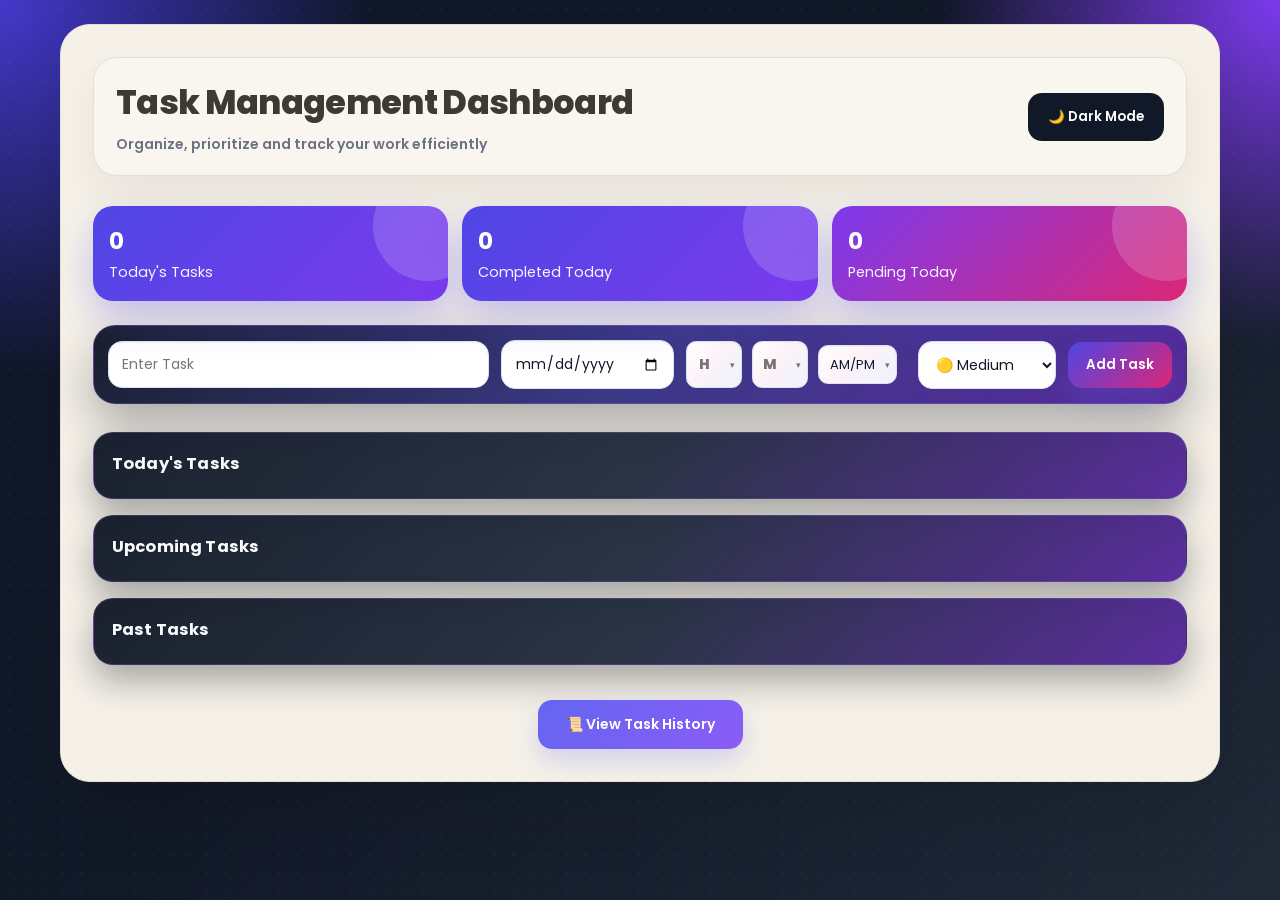
<file: index.html>
<!DOCTYPE html>
<html lang="en">
<head>
    <meta charset="UTF-8">
    <meta name="viewport" content="width=device-width, initial-scale=1.0">
    <title>Task Management Dashboard</title>

    <link rel="stylesheet" href="style.css">

    <link href="https://fonts.googleapis.com/css2?family=Inter:wght@400;500;600;700;800&family=Poppins:wght@500;600;700;800&display=swap" rel="stylesheet">
</head>
<body>

<div class="container">

    <div class="dashboard-header">

        <div>
            <h1>Task Management Dashboard</h1>

            <p class="dashboard-subtitle">
                Organize, prioritize and track your work efficiently
            </p>
        </div>

        <button id="themeToggle" class="theme-btn">
            🌙 Dark Mode
        </button>

    </div>

    <div class="stats">

        <div class="card">
            <h2 id="totalTasks">0</h2>
            <p>Today's Tasks</p>
        </div>

        <div class="card">
            <h2 id="completedTasks">0</h2>
            <p>Completed Today</p>
        </div>

        <div class="card">
            <h2 id="pendingTasks">0</h2>
            <p>Pending Today</p>
        </div>

    </div>

    <div class="input-group">

        <input
            type="text"
            id="taskInput"
            placeholder="Enter Task"
        >

        <input
            type="date"
            id="taskDate"
            min=""
        >

        <div class="time-group">
            <div class="time-box time-input-box">
                <input
                    type="text"
                    id="taskHour"
                    placeholder="H"
                    inputmode="numeric"
                    maxlength="2"
                    pattern="[0-9]{1,2}"
                    list="taskHourOptions"
                    oninput="this.value = this.value.replace(/[^0-9]/g, '')"
                >
                <datalist id="taskHourOptions">
                    <option value="1"></option>
                    <option value="2"></option>
                    <option value="3"></option>
                    <option value="4"></option>
                    <option value="5"></option>
                    <option value="6"></option>
                    <option value="7"></option>
                    <option value="8"></option>
                    <option value="9"></option>
                    <option value="10"></option>
                    <option value="11"></option>
                    <option value="12"></option>
                </datalist>
            </div>

            <div class="time-box time-input-box">
                <input
                    type="text"
                    id="taskMinute"
                    placeholder="M"
                    inputmode="numeric"
                    maxlength="2"
                    pattern="[0-9]{1,2}"
                    list="taskMinuteOptions"
                    oninput="this.value = this.value.replace(/[^0-9]/g, '')"
                >
                <datalist id="taskMinuteOptions">
                    <option value="1"></option>
                    <option value="2"></option>
                    <option value="3"></option>
                    <option value="4"></option>
                    <option value="5"></option>
                    <option value="6"></option>
                    <option value="7"></option>
                    <option value="8"></option>
                    <option value="9"></option>
                    <option value="10"></option>
                    <option value="11"></option>
                    <option value="12"></option>
                    <option value="13"></option>
                    <option value="14"></option>
                    <option value="15"></option>
                    <option value="16"></option>
                    <option value="17"></option>
                    <option value="18"></option>
                    <option value="19"></option>
                    <option value="20"></option>
                    <option value="21"></option>
                    <option value="22"></option>
                    <option value="23"></option>
                    <option value="24"></option>
                    <option value="25"></option>
                    <option value="26"></option>
                    <option value="27"></option>
                    <option value="28"></option>
                    <option value="29"></option>
                    <option value="30"></option>
                    <option value="31"></option>
                    <option value="32"></option>
                    <option value="33"></option>
                    <option value="34"></option>
                    <option value="35"></option>
                    <option value="36"></option>
                    <option value="37"></option>
                    <option value="38"></option>
                    <option value="39"></option>
                    <option value="40"></option>
                    <option value="41"></option>
                    <option value="42"></option>
                    <option value="43"></option>
                    <option value="44"></option>
                    <option value="45"></option>
                    <option value="46"></option>
                    <option value="47"></option>
                    <option value="48"></option>
                    <option value="49"></option>
                    <option value="50"></option>
                    <option value="51"></option>
                    <option value="52"></option>
                    <option value="53"></option>
                    <option value="54"></option>
                    <option value="55"></option>
                    <option value="56"></option>
                    <option value="57"></option>
                    <option value="58"></option>
                    <option value="59"></option>
                </datalist>
            </div>

            <div class="time-box time-period-box">
                <select id="taskPeriod" class="time-select">
                    <option value="" selected>AM/PM</option>
                    <option value="AM">AM</option>
                    <option value="PM">PM</option>
                </select>
            </div>
        </div>

        <select id="taskPriority">
            <option value="High">🔴 High</option>
            <option value="Medium" selected>🟡 Medium</option>
            <option value="Low">🟢 Low</option>
        </select>

        <button onclick="addTask()">
            Add Task
        </button>

    </div>

    <div class="task-sections">

        <div class="section-card">
            <h2 class="section-title">Today's Tasks</h2>
            <ul id="todayTasks"></ul>
        </div>

        <div class="section-card">
            <h2 class="section-title">Upcoming Tasks</h2>
            <ul id="upcomingTasks"></ul>
        </div>

        <div class="section-card">
            <h2 class="section-title">Past Tasks</h2>
            <ul id="pastTasks"></ul>
        </div>

    </div>

    <div class="history-button-container">

        <button
            class="history-btn"
            onclick="window.location.href='history.html'"
        >
            📜 View Task History
        </button>

    </div>

    <div id="editModal" class="modal hidden">
        <div class="modal-content">
            <h3>Edit Task</h3>
            <form id="editTaskForm">
                <label for="editTaskInput">Task Name</label>
                <input type="text" id="editTaskInput" placeholder="Enter Task">

                <label for="editTaskDate">Date</label>
                <input type="date" id="editTaskDate">

                <label>Time</label>
                <div class="edit-time-group">
                    <div class="time-box time-input-box">
                        <input
                            type="text"
                            id="editTaskHour"
                            placeholder="H"
                            inputmode="numeric"
                            maxlength="2"
                            pattern="[0-9]{1,2}"
                            list="editTaskHourOptions"
                            oninput="this.value = this.value.replace(/[^0-9]/g, '')"
                        >
                        <datalist id="editTaskHourOptions">
                            <option value="1"></option>
                            <option value="2"></option>
                            <option value="3"></option>
                            <option value="4"></option>
                            <option value="5"></option>
                            <option value="6"></option>
                            <option value="7"></option>
                            <option value="8"></option>
                            <option value="9"></option>
                            <option value="10"></option>
                            <option value="11"></option>
                            <option value="12"></option>
                        </datalist>
                    </div>

                    <div class="time-box time-input-box">
                        <input
                            type="text"
                            id="editTaskMinute"
                            placeholder="M"
                            inputmode="numeric"
                            maxlength="2"
                            pattern="[0-9]{1,2}"
                            list="editTaskMinuteOptions"
                            oninput="this.value = this.value.replace(/[^0-9]/g, '')"
                        >
                        <datalist id="editTaskMinuteOptions">
                            <option value="1"></option>
                            <option value="2"></option>
                            <option value="3"></option>
                            <option value="4"></option>
                            <option value="5"></option>
                            <option value="6"></option>
                            <option value="7"></option>
                            <option value="8"></option>
                            <option value="9"></option>
                            <option value="10"></option>
                            <option value="11"></option>
                            <option value="12"></option>
                            <option value="13"></option>
                            <option value="14"></option>
                            <option value="15"></option>
                            <option value="16"></option>
                            <option value="17"></option>
                            <option value="18"></option>
                            <option value="19"></option>
                            <option value="20"></option>
                            <option value="21"></option>
                            <option value="22"></option>
                            <option value="23"></option>
                            <option value="24"></option>
                            <option value="25"></option>
                            <option value="26"></option>
                            <option value="27"></option>
                            <option value="28"></option>
                            <option value="29"></option>
                            <option value="30"></option>
                            <option value="31"></option>
                            <option value="32"></option>
                            <option value="33"></option>
                            <option value="34"></option>
                            <option value="35"></option>
                            <option value="36"></option>
                            <option value="37"></option>
                            <option value="38"></option>
                            <option value="39"></option>
                            <option value="40"></option>
                            <option value="41"></option>
                            <option value="42"></option>
                            <option value="43"></option>
                            <option value="44"></option>
                            <option value="45"></option>
                            <option value="46"></option>
                            <option value="47"></option>
                            <option value="48"></option>
                            <option value="49"></option>
                            <option value="50"></option>
                            <option value="51"></option>
                            <option value="52"></option>
                            <option value="53"></option>
                            <option value="54"></option>
                            <option value="55"></option>
                            <option value="56"></option>
                            <option value="57"></option>
                            <option value="58"></option>
                            <option value="59"></option>
                        </datalist>
                    </div>
                            
                    <div class="time-box time-period-box">
                        <select id="editTaskPeriod" class="time-select">
                            <option value="">AM/PM</option>
                            <option value="AM">AM</option>
                            <option value="PM">PM</option>
                        </select>
                    </div>
                </div>

                <label for="editTaskPriority">Priority</label>
                <select id="editTaskPriority">
                    <option value="High">🔴 High</option>
                    <option value="Medium">🟡 Medium</option>
                    <option value="Low">🟢 Low</option>
                </select>

                <div class="modal-actions">
                    <button type="button" class="cancel-btn" id="cancelEditBtn">Cancel</button>
                    <button type="submit" class="save-btn" id="saveEditBtn">Save</button>
                </div>
            </form>
        </div>
    </div>

</div>

<script src="script.js"></script>

</body>
</html>
</file>
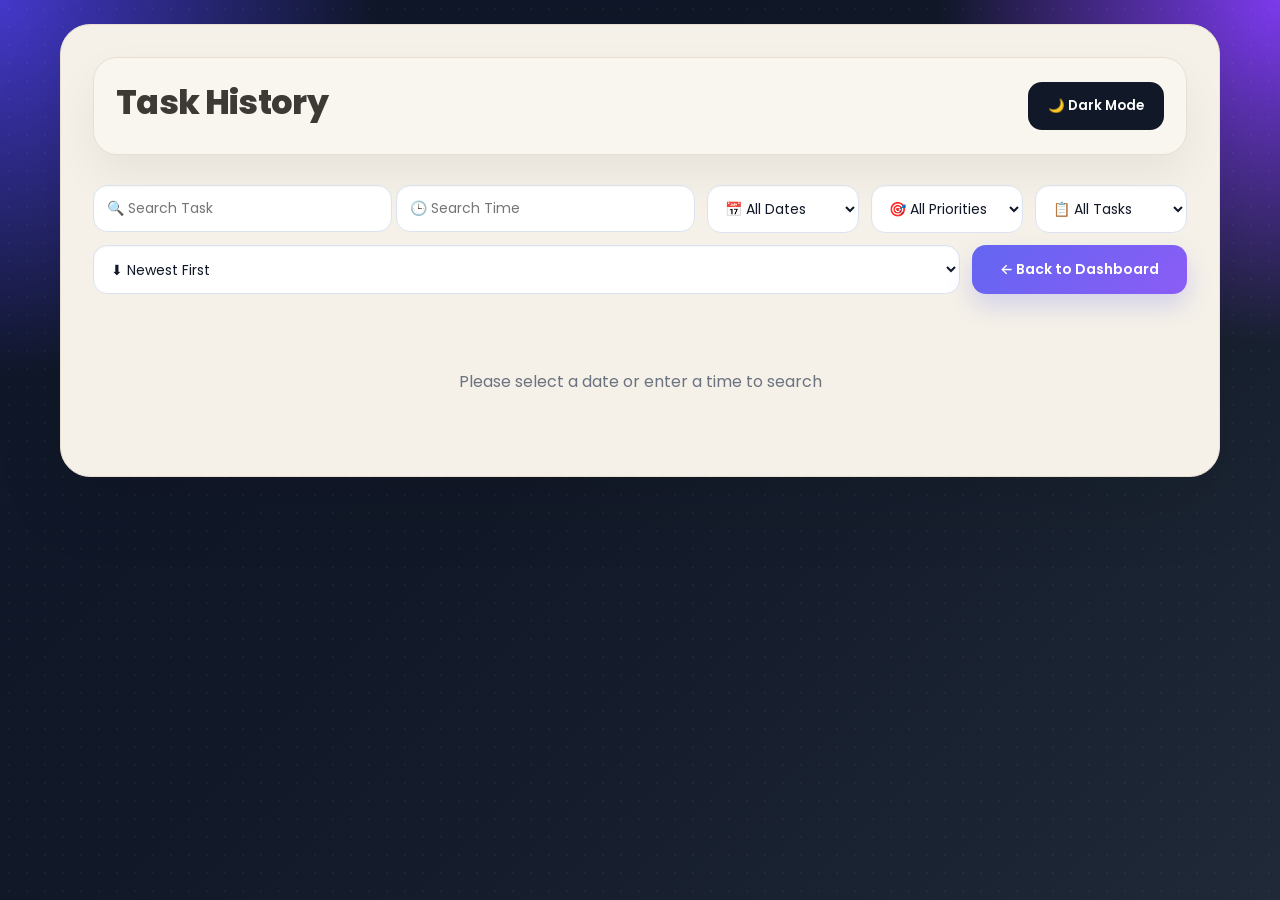
<file: history.html>
<!DOCTYPE html>
<html lang="en">
<head>
    <meta charset="UTF-8">
    <meta name="viewport" content="width=device-width, initial-scale=1.0">
    <title>Task History</title>

    <link rel="stylesheet" href="style.css">

    <link href="https://fonts.googleapis.com/css2?family=Inter:wght@400;500;600;700;800&display=swap" rel="stylesheet">
</head>
<body>

<div class="container">

    <div class="dashboard-header">

        <div>
            <h1>Task History</h1>
            <p class="dashboard-subtitle">
            </p>
        </div>

        <button id="themeToggle" class="theme-btn">
            🌙 Dark Mode
        </button>

    </div>

    <div class="history-controls">

        <div class="search-card">

    <input
        type="text"
        id="searchInput"
        placeholder="🔍 Search Task"
        onkeyup="renderHistory()"
    >

    <input
        type="text"
        id="timeSearch"
        placeholder="🕒 Search Time"
        onkeyup="renderHistory()"
    >

</div>

        <select
            id="dateFilter"
            onchange="toggleDatePicker(); renderHistory();"
        >
            <option value="all">📅 All Dates</option>
            <option value="today">Today</option>
            <option value="specific">Specific Date</option>
            <option value="3">Last 3 Days</option>
            <option value="7">Last 7 Days</option>
            <option value="30">Last 30 Days</option>
        </select>

        <input
            type="date"
            id="customDate"
            style="display:none;"
            onchange="renderHistory()"
        >

        <select
            id="priorityFilter"
            onchange="renderHistory()"
        >
            <option value="all">🎯 All Priorities</option>
            <option value="High">🔴 High</option>
            <option value="Medium">🟡 Medium</option>
            <option value="Low">🟢 Low</option>
        </select>

        <select
            id="statusFilter"
            onchange="renderHistory()"
        >
            <option value="all">📋 All Tasks</option>
            <option value="completed">✓ Completed</option>
            <option value="past">Past Tasks</option>
        </select>

        <select
            id="sortFilter"
            onchange="renderHistory()"
        >
            <option value="newest">⬇ Newest First</option>
            <option value="oldest">⬆ Oldest First</option>
            <option value="high">🔴 High Priority First</option>
            <option value="low">🟢 Low Priority First</option>
        </select>

        <button
            class="history-btn"
            onclick="window.location.href='index.html'"
        >
            ← Back to Dashboard
        </button>

    </div>

    <div id="historyContainer"></div>

</div>

<script src="history.js"></script>

</body>
</html>
</file>
<file: style.css>
@import url('https://fonts.googleapis.com/css2?family=Inter:wght@400;500;600;700;800&family=Poppins:wght@500;600;700;800&display=swap');

*{
    margin:0;
    padding:0;
    box-sizing:border-box;
    font-family:'Poppins','Inter',sans-serif;
}

:root{
    --primary:#4f46e5;
    --primary-dark:#4338ca;
    --accent:#7c3aed;
    --accent-2:#db2777;
    --success:#059669;
    --danger:#dc2626;
    --warning:#d97706;

    --text:#111827;
    --text-light:#6b7280;
    --muted:#94a3b8;

    --card:#ffffff;
    --border:#e5e7eb;
    --surface:#f8fafc;

    --shadow:0 22px 55px rgba(15,23,42,.16);
    --glass:rgba(255,255,255,.82);
}

body{
    min-height:100vh;
    padding:24px;
    background:
        radial-gradient(circle at top left,#4338ca 0%,transparent 24%),
        radial-gradient(circle at top right,#7c3aed 0%,transparent 22%),
        linear-gradient(135deg,#0f172a 0%,#111827 45%,#1f2937 100%);
    color:var(--text);
    transition:.3s ease;
}

body::before{
    content:"";
    position:fixed;
    inset:0;
    background-image:radial-gradient(rgba(255,255,255,.16) 1px, transparent 1px);
    background-size:18px 18px;
    opacity:.25;
    pointer-events:none;
}

.container{
    max-width:1160px;
    margin:auto;
    padding:32px;
    border-radius:30px;
    background:#f5f1e8;
    backdrop-filter:blur(18px);
    -webkit-backdrop-filter:blur(18px);
    border:1px solid #e8dfd2;
    box-shadow:0 30px 75px rgba(0,0,0,.08);
}

.dashboard-header{
    display:flex;
    justify-content:space-between;
    align-items:center;
    gap:16px;
    margin-bottom:24px;
    padding:20px 22px;
    border-radius:24px;
    background:#f9f6f0;
    border:1px solid #e8dfd2;
    box-shadow:0 20px 45px rgba(0,0,0,.06);
}

h1{
    font-size:2.1rem;
    font-weight:800;
    letter-spacing:-0.02em;
    margin-bottom:6px;
    color:#3d3a35;
}

.dashboard-subtitle{
    color:#6b6560;
    font-size:0.95rem;
    font-weight:600;
}

.section-title{
    margin:0 0 12px;
    color:#f8fafc;
    font-size:1.02rem;
    font-weight:700;
    letter-spacing:0.01em;
}

.task-sections{
    display:grid;
    gap:16px;
}

.section-card{
    background:linear-gradient(135deg, rgba(17,24,39,.96), rgba(30,41,59,.95), rgba(76,29,149,.92));
    border:1px solid rgba(167,139,250,.2);
    border-radius:20px;
    padding:18px 18px 10px;
    box-shadow:0 16px 34px rgba(2,6,23,.32);
}

/* STATS */

.stats{
    display:grid;
    grid-template-columns:repeat(3, minmax(0, 1fr));
    gap:14px;
    margin-bottom:24px;
}

.card{
    position:relative;
    overflow:hidden;
    background:linear-gradient(135deg,var(--primary),var(--accent));
    color:white;
    padding:18px 16px;
    border-radius:20px;
    text-align:left;
    box-shadow:0 18px 36px rgba(79,70,229,.28);
    transition:.3s ease;
}

.card:nth-child(2){background:linear-gradient(135deg,#4f46e5,#7c3aed);} 
.card:nth-child(3){background:linear-gradient(135deg,var(--accent),var(--accent-2));} 

.card::after{
    content:"";
    position:absolute;
    top:-35px;
    right:-35px;
    width:110px;
    height:110px;
    border-radius:50%;
    background:rgba(255,255,255,.16);
}

.card:hover{transform:translateY(-3px);}

.card h2{
    font-size:1.45rem;
    margin-bottom:4px;
}

.card p{font-size:.9rem;opacity:.95;}

/* INPUT AREA */

.input-group{
    display:grid;
    grid-template-columns:minmax(220px,2.2fr) minmax(140px,1fr) minmax(220px,1.2fr) minmax(120px,.8fr) auto;
    gap:12px;
    align-items:center;
    margin-bottom:28px;
    padding:14px;
    border-radius:22px;
    background:linear-gradient(135deg, rgba(17,24,39,.97), rgba(49,46,129,.95), rgba(76,29,149,.94));
    border:1px solid rgba(167,139,250,.24);
    box-shadow:0 22px 48px rgba(2,6,23,.3);
}

#taskInput,
#taskDate,
#taskPriority,
.time-group,
.input-group button{
    min-width:0;
}

.input-group input,
.input-group select:not(#taskPriority){
    width:100%;
}

#taskPriority{
    width:100%;
    min-width:120px;
}

/* INPUTS */

input,
select{
    padding:12px 13px;
    border:1px solid #dbe3f0;
    border-radius:14px;
    background:#ffffff;
    font-size:14px;
    transition:.25s ease;
    box-shadow:inset 0 1px 2px rgba(15,23,42,.04);
    color:#111827;
}

input:focus,
select:focus{
    outline:none;
    border-color:var(--primary);
    box-shadow:0 0 0 4px rgba(99,102,241,.15);
}

/* TIME GROUP */

.time-group{
    display:flex;
    gap:10px;
    align-items:center;
    justify-content:flex-start;
    flex-wrap:nowrap;
    width:100%;
    min-width:0;
}

.time-box{
    display:flex;
    align-items:center;
    justify-content:center;
    gap:3px;
    padding:3px 5px;
    border:1px solid #dbe3f0;
    border-radius:10px;
    background:linear-gradient(135deg, #ffffff 0%, #fdf2f8 45%, #eef2ff 100%);
    min-width:0;
    position:relative;
    box-shadow:inset 0 1px 2px rgba(15,23,42,0.04);
}

.time-box::after{
    content:"▾";
    position:absolute;
    right:6px;
    top:50%;
    transform:translateY(-50%);
    font-size:9px;
    color:#6b7280;
    pointer-events:none;
}

.time-input-box{
    min-width:56px;
    padding:4px 6px;
}

.time-input-box input{
    width:42px;
    min-width:42px;
    flex:0 0 auto;
    border:none;
    box-shadow:none;
    padding:8px 4px;
    text-align:center;
    font-size:14px;
    line-height:1;
    background:transparent;
    color:#0f172a;
    font-weight:800;
    text-shadow:0 0 0 transparent;
}

.time-period-box{
    min-width:66px;
}

.time-box .time-select{
    width:54px;
    min-width:54px;
    flex:0 0 auto;
    font-size:13px;
    padding:6px 14px 6px 4px;
    border:none;
    box-shadow:none;
    background:transparent;
    text-align:center;
    appearance:none;
    -webkit-appearance:none;
    -moz-appearance:none;
    background-image:none;
}

.time-period-box .time-select{
    width:48px;
    min-width:48px;
    padding:6px 16px 6px 6px;
}

.time-box .time-select option{
    text-align:center;
}

/* MODAL */

.modal{
    position: fixed;
    top: 0;
    left: 0;
    width: 100vw;
    height: 100vh;

    display: flex;
    justify-content: center;
    align-items: flex-start;
    padding-top:120 px;

    background: transparent;
    z-index: 9999;
}

.modal.hidden{
    display: none;
}

.modal-content{
    width:min(520px, 100%);
    background:white;
    border-radius:20px;
    padding:24px;
    margin: 0 auto;
    box-shadow:0 25px 60px rgba(0,0,0,0.2);
}

.modal-content h3{
    margin-bottom:16px;
    font-size:1.2rem;
}

.modal-content label{
    display:block;
    margin:10px 0 6px;
    font-weight:600;
    color:#1f2937;
}

.edit-time-group{
    display:flex;
    gap:8px;
    flex-wrap:wrap;
    margin-bottom:8px;
}

.modal-actions{
    display:flex;
    justify-content:flex-end;
    gap:10px;
    margin-top:18px;
}

.cancel-btn{
    background:#e5e7eb;
    color:#111827;
}

.save-btn{
    background:linear-gradient(135deg, var(--primary), var(--primary-dark));
}

/* BUTTONS */

button{
    border:none;
    border-radius:14px;
    cursor:pointer;
    color:white;
    font-weight:600;
    transition:.25s ease;
    padding:13px 16px;
}

button:hover{transform:translateY(-2px);}

.input-group button{
    background:linear-gradient(135deg,var(--primary),var(--accent-2));
    box-shadow:0 12px 24px rgba(99,102,241,.22);
    padding:13px 18px;
}

/* TASK LISTS */

#todayTasks,
#upcomingTasks,
#pastTasks{
    list-style:none;
}

/* TASK CARD */

.task-item{
    display:flex;
    justify-content:space-between;
    align-items:center;
    gap:18px;
    padding:16px 18px;
    margin-bottom:14px;
    background:linear-gradient(135deg, #ffffff 0%, #fef7ff 40%, #f8fafc 100%);
    border-left:5px solid var(--primary);
    border-radius:18px;
    box-shadow:0 12px 28px rgba(15,23,42,.08);
    transition:.25s ease;
}

.task-item:hover{transform:translateY(-3px);box-shadow:0 16px 32px rgba(15,23,42,.12);}

.task-details{
    display:flex;
    flex-direction:column;
    gap:6px;
}

.task-title{
    font-size:15px;
    font-weight:700;
}

.task-meta{
    font-size:13px;
    color:#475569;
    line-height:1.45;
    font-weight:600;
}

.completed{
    text-decoration:line-through;
    opacity:.7;
}

.completed-task{
    border-left-color:var(--success);
}

/* ACTIONS */

.actions{
    display:flex;
    gap:12px;
}

.actions button{min-width:86px;padding:10px 12px;font-size:13px;}

.edit-btn{background:#6366f1;}
.complete-btn{background:var(--success);}
.delete-btn{background:var(--danger);}

/* DATE HEADER */

.date-header{
    padding:10px 14px;
    margin-top:18px;
    margin-bottom:12px;
    background:linear-gradient(90deg,#eef2ff,#f5f3ff,#fff7ed);
    color:#4338ca;
    border-radius:12px;
    font-size:.92rem;
    font-weight:700;
}

/* PRIORITY */

.priority-badge,
.status-badge{
    display:inline-block;
    width:fit-content;
    padding:5px 10px;
    border-radius:999px;
    font-size:11.5px;
    font-weight:700;
}

.status-badge{
    background:#e0f2fe;
    color:#0369a1;
}

.completed-task .status-badge{
    background:#dcfce7;
    color:#166534;
}

.missed-task{
    border-left-color:#ef4444;
}

.missed-task .status-badge{
    background:#fee2e2;
    color:#b91c1c;
}

.due-soon-badge{
    display:inline-block;
    width:fit-content;
    padding:5px 10px;
    border-radius:999px;
    background:#fef3c7;
    color:#b45309;
    font-size:12px;
    font-weight:700;
}

.priority-high{
    background:#fee2e2;
    color:#dc2626;
}

.priority-medium{
    background:#fef3c7;
    color:#d97706;
}

.priority-low{
    background:#dcfce7;
    color:#16a34a;
}

/* HISTORY BUTTON */

.history-button-container{
    margin-top:35px;
    display:flex;
    justify-content:center;
}

.history-btn{
    background:linear-gradient(135deg,#6366f1,#8b5cf6);
    padding:14px 28px;
    border-radius:14px;
    box-shadow:0 12px 24px rgba(99,102,241,.22);
    font-size:14px;
}

.history-btn:hover{
    transform:
        translateY(-3px);
}

/* HISTORY PAGE */

.history-controls{
    display:flex;
    gap:12px;
    flex-wrap:wrap;
    margin-bottom:25px;
}

.history-controls input,
.history-controls select{
    flex:1;
}

.history-group{
    margin-bottom:25px;
}

.history-task{
    display:flex;
    justify-content:space-between;
    align-items:center;

    gap:15px;

    padding:18px;

    margin-bottom:12px;

    background:white;

    border-left:5px solid var(--primary);

    border-radius:18px;

    box-shadow:var(--shadow);

    transition:.25s ease;
}

.history-task:hover{
    transform:
        translateY(-3px);
}

.history-details{
    display:flex;
    flex-direction:column;
    gap:6px;
}

.history-title{
    font-weight:700;
}

.history-meta{
    font-size:13px;
    color:var(--text-light);
}

.empty-message{
    text-align:center;
    padding:50px;
    color:var(--text-light);
    font-size:1rem;
}

/* DARK MODE */

body.dark{
    background:
        linear-gradient(
            135deg,
            #0f172a,
            #111827
        );

    color:#f8fafc;
}

body.dark .container{
    background:rgba(15,23,42,.94);
    border:1px solid rgba(255,255,255,.08);
}

body.dark .dashboard-header,
body.dark .input-group,
body.dark .section-card{
    background:rgba(30,41,59,.92);
    border-color:rgba(148,163,184,.2);
}

body.dark h1,
body.dark .section-title,
body.dark .task-title{
    color:#f8fafc;
}

body.dark input,
body.dark select{
    background:#334155;
    color:white;
    border-color:#475569;
}

body.dark .task-item,
body.dark .history-task{
    background:#1e293b;
}

body.dark .task-meta,
body.dark .history-meta{
    color:#cbd5e1;
}

body.dark .date-header{
    background:#312e81;
    color:#e0e7ff;
}

/* ANIMATIONS */

.card,
.task-item,
.history-task,
button{
    transition:all .25s ease;
}

.dashboard-header{
    display:grid;
    grid-template-columns:1fr auto;
    align-items:center;
    gap:20px;
    margin-bottom:30px;
}

.dashboard-header > div{
    min-width:0;
}

.dashboard-subtitle{
    color:#6b7280;
    margin-top:6px;
    font-size:14px;
}

.theme-btn{
    margin-left:auto;
    background:#111827;
    color:white;
    padding:14px 20px;
    border:none;
    border-radius:14px;
    cursor:pointer;
    font-weight:600;
    white-space:nowrap;
}

.theme-btn:hover{
    transform:translateY(-2px);
}

body.dark .theme-btn{
    background:#6366f1;
}

body.dark .dashboard-subtitle{
    color:#cbd5e1;
}

/* MOBILE */

@media(max-width:768px){

    .container{
        padding:22px;
    }

    h1{
        font-size:1.8rem;
    }

    .stats{
        grid-template-columns:1fr;
    }

    .input-group{
        flex-direction:column;
    }

    .input-group input,
    .input-group select,
    .time-group,
    .input-group button{
        width:100%;
    }

    .time-group{
        flex-direction:column;
    }

    .task-item,
    .history-task{
        flex-direction:column;
        align-items:flex-start;
    }

    .actions{
        width:100%;
        flex-wrap:wrap;
    }

    .actions button{
        flex:1;
    }

    .history-controls{
        flex-direction:column;
    }

    .history-btn{
        width:100%;
    }

    .dashboard-header{
        grid-template-columns:1fr;
        align-items:flex-start;
        text-align:left;
        gap:12px;
    }

    .theme-btn{
        width:auto;
        margin-left:0;
    }
}
    /* EDIT PANEL DESIGN */

/* EDIT PANEL DESIGN */

#editModal .modal-content {
    position: relative;
    overflow: hidden;
    padding: 28px;
    border: 1px solid rgba(196, 181, 253, 0.5);
    border-radius: 24px;
    background:
        radial-gradient(circle at top right, rgba(244, 114, 182, 0.3), transparent 34%),
        linear-gradient(135deg, #17113d 0%, #312e81 55%, #581c87 100%) !important;
    box-shadow: 0 24px 55px rgba(15, 23, 42, 0.48);
    color: white;
}

#editModal .modal-content::before {
    content: "";
    position: absolute;
    inset: 0 0 auto;
    height: 5px;
    background: linear-gradient(90deg, #60a5fa, #a78bfa, #f472b6);
}

#editModal .modal-content h3 {
    margin-bottom: 20px;
    color: #ffffff;
    font-size: 1.35rem;
}

#editModal .modal-content label {
    color: #ddd6fe;
    font-size: 0.85rem;
    font-weight: 700;
}

#editModal .modal-content input,
#editModal .modal-content select,
#editModal .modal-content .time-box {
    background: rgba(15, 23, 42, 0.72) !important;
    color: #ffffff !important;
    border-color: rgba(196, 181, 253, 0.45) !important;
}

#editModal .modal-content input::placeholder {
    color: #c4b5fd;
}

#editModal .modal-content input:focus,
#editModal .modal-content select:focus {
    border-color: #f0abfc !important;
    box-shadow: 0 0 0 4px rgba(244, 114, 182, 0.2);
}

#editModal .modal-content .time-input-box input,
#editModal .modal-content .time-select {
    background: transparent !important;
    color: white !important;
}

#editModal .modal-actions {
    margin-top: 24px;
    padding-top: 18px;
    border-top: 1px solid rgba(196, 181, 253, 0.22);
}

#editModal .cancel-btn {
    color: #f8fafc;
    background: rgba(255, 255, 255, 0.13);
}

#editModal .save-btn {
    color: white;
    background: linear-gradient(135deg, #ec4899, #a855f7);
    box-shadow: 0 10px 22px rgba(236, 72, 153, 0.3);
}       
/* COLOURFUL TASK CARDS */

.task-item {
    background:
        radial-gradient(circle at top right, rgba(196, 181, 253, 0.5), transparent 38%),
        linear-gradient(135deg, #ffffff 0%, #f5f3ff 52%, #fdf2f8 100%);
    border-left-color: #8b5cf6;
}

.task-item:hover {
    background:
        radial-gradient(circle at top right, rgba(244, 114, 182, 0.3), transparent 40%),
        linear-gradient(135deg, #ffffff 0%, #ede9fe 52%, #fce7f3 100%);
}

.completed-task {
    border-left-color: #10b981;
    background:
        radial-gradient(circle at top right, rgba(110, 231, 183, 0.3), transparent 38%),
        linear-gradient(135deg, #ffffff 0%, #ecfdf5 100%);
}

.missed-task {
    border-left-color: #ef4444;
    background:
        radial-gradient(circle at top right, rgba(252, 165, 165, 0.32), transparent 38%),
        linear-gradient(135deg, #ffffff 0%, #fff1f2 100%);
}
/* COLOURFUL LEFT EDGE */

.task-item {
    position: relative;
    overflow: hidden;
    border-left: none;
    padding-left: 26px;
}

.task-item::before {
    content: "";
    position: absolute;
    top: 0;
    bottom: 0;
    left: 0;
    width: 9px;
    background: linear-gradient(180deg, #6366f1, #a855f7, #ec4899);
}

.completed-task::before {
    background: linear-gradient(180deg, #34d399, #059669);
}

.missed-task::before {
    background: linear-gradient(180deg, #fb7185, #dc2626);
}
/* TASK NAME HIGHLIGHT */

.task-title {
    width: fit-content;
    padding: 5px 11px;
    border-radius: 9px;
    color: #312e81;
    background: linear-gradient(135deg, #e0e7ff, #f3e8ff, #fce7f3);
    border: 1px solid rgba(167, 139, 250, 0.28);
}

.completed-task .task-title {
    color: #047857;
    background: linear-gradient(135deg, #d1fae5, #ecfdf5);
    border-color: rgba(16, 185, 129, 0.28);
}

.missed-task .task-title {
    color: #b91c1c;
    background: linear-gradient(135deg, #fee2e2, #fff1f2);
    border-color: rgba(239, 68, 68, 0.28);
}

body.dark .task-title {
    color: #f5f3ff;
    background: linear-gradient(135deg, #3730a3, #6b21a8, #9d174d);
    border-color: rgba(196, 181, 253, 0.35);
}
/* FIX MOBILE TASK FORM */

@media (max-width: 768px) {
    body {
        padding: 12px;
    }

    .container {
        width: 100%;
        padding: 16px;
        border-radius: 22px;
    }

    .input-group {
        grid-template-columns: 1fr;
        gap: 10px;
        padding: 12px;
    }

    .input-group input,
    .input-group select,
    .input-group button {
        width: 100%;
    }

    .time-group {
        display: grid;
        grid-template-columns: repeat(3, 1fr);
        gap: 8px;
        flex-direction: unset;
    }

    .time-box,
    .time-input-box,
    .time-period-box {
        width: 100%;
        min-width: 0;
    }

    .time-input-box input,
    .time-box .time-select,
    .time-period-box .time-select {
        width: 100%;
        min-width: 0;
    }

    .input-group button {
        padding: 14px;
    }
}
</file>
